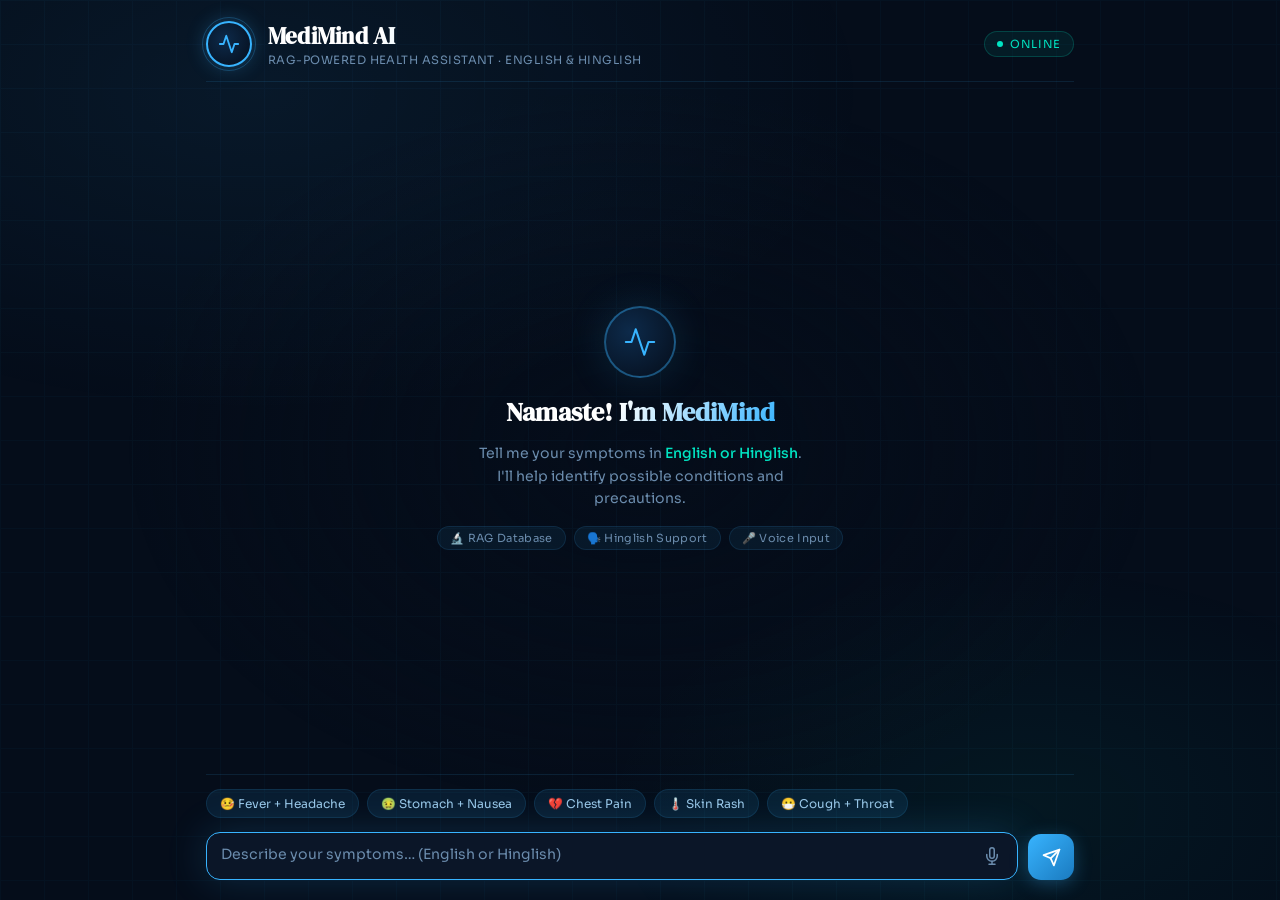
<file: static/Index.html>
<!DOCTYPE html>
<html lang="en">
<head>
  <meta charset="UTF-8" />
  <meta name="viewport" content="width=device-width, initial-scale=1.0"/>
  <title>MediMind AI — Your Health Companion</title>
  <link href="https://fonts.googleapis.com/css2?family=Sora:wght@300;400;500;600;700&family=DM+Serif+Display:ital@0;1&family=JetBrains+Mono:wght@400;500&display=swap" rel="stylesheet"/>
  <link rel="stylesheet" href="/static/style.css"/>
</head>
<body>

<div class="bg-layer"></div>
<div class="grid-overlay"></div>

<div class="app">

  <!-- ── Header ── -->
  <header>
    <div class="logo-ring">
      <div class="pulse-ring"></div>
      <svg viewBox="0 0 24 24" fill="none" stroke="var(--accent)" stroke-width="2" stroke-linecap="round" stroke-linejoin="round">
        <path d="M22 12h-4l-3 9L9 3l-3 9H2"/>
      </svg>
    </div>
    <div class="header-text">
      <h1>MediMind AI</h1>
      <p>RAG-POWERED HEALTH ASSISTANT · ENGLISH &amp; HINGLISH</p>
    </div>
    <div class="status-badge">
      <span class="dot"></span> ONLINE
    </div>
  </header>

  <!-- ── Messages ── -->
  <div class="messages" id="messages">
    <div class="welcome" id="welcome">
      <div class="welcome-icon">
        <svg width="34" height="34" viewBox="0 0 24 24" fill="none" stroke="var(--accent)" stroke-width="1.5" stroke-linecap="round" stroke-linejoin="round">
          <path d="M22 12h-4l-3 9L9 3l-3 9H2"/>
        </svg>
      </div>
      <h2 class="welcome-title">Namaste! I'm MediMind</h2>
      <p class="welcome-sub">Tell me your symptoms in <strong>English or Hinglish</strong>.<br/>I'll help identify possible conditions and precautions.</p>
      <div class="welcome-tags">
        <span class="tag">🔬 RAG Database</span>
        <span class="tag">🗣️ Hinglish Support</span>
        <span class="tag">🎤 Voice Input</span>
      </div>
    </div>
  </div>

  <!-- ── Input Area ── -->
  <div class="input-area">
    <div class="chips-wrap">
      <button class="chip" onclick="fillChip('Mujhe bukhar aur sir dard ho raha hai')">🤒 Fever + Headache</button>
      <button class="chip" onclick="fillChip('Pet mein dard aur ulti aa rahi hai')">🤢 Stomach + Nausea</button>
      <button class="chip" onclick="fillChip('Chest pain and difficulty breathing')">💔 Chest Pain</button>
      <button class="chip" onclick="fillChip('Skin pe rash aa gaya hai aur khujli ho rahi hai')">🌡️ Skin Rash</button>
      <button class="chip" onclick="fillChip('Mujhe cough aur sore throat hai kaafi dino se')">😷 Cough + Throat</button>
    </div>
    <div class="input-row">
      <div class="input-box">
        <textarea id="userInput" rows="1" placeholder="Describe your symptoms… (English or Hinglish)"
          onkeydown="handleKey(event)" oninput="autoResize(this)"></textarea>
        <button class="mic-btn" id="micBtn" onclick="toggleMic()" title="Voice Input">
          <svg width="18" height="18" viewBox="0 0 24 24" fill="none" stroke="currentColor" stroke-width="2" stroke-linecap="round" stroke-linejoin="round">
            <path d="M12 1a3 3 0 0 0-3 3v8a3 3 0 0 0 6 0V4a3 3 0 0 0-3-3z"/>
            <path d="M19 10v2a7 7 0 0 1-14 0v-2"/>
            <line x1="12" y1="19" x2="12" y2="23"/>
            <line x1="8" y1="23" x2="16" y2="23"/>
          </svg>
        </button>
      </div>
      <button class="send-btn" onclick="sendMessage()" title="Send">
        <svg viewBox="0 0 24 24" fill="none" stroke="#fff" stroke-width="2.2" stroke-linecap="round" stroke-linejoin="round">
          <line x1="22" y1="2" x2="11" y2="13"/>
          <polygon points="22 2 15 22 11 13 2 9 22 2"/>
        </svg>
      </button>
    </div>
  </div>

</div>

<script src="/static/app.js"></script>
</body>
</html>
</file>
<file: static/style.css>
*, *::before, *::after { box-sizing: border-box; margin: 0; padding: 0; }

:root {
  --bg:        #050d1a;
  --surface:   #0b1628;
  --surface2:  #112040;
  --border:    rgba(56,180,255,0.12);
  --accent:    #38b4ff;
  --accent2:   #00e5c3;
  --accent3:   #ff6b6b;
  --text:      #e8f4ff;
  --muted:     #6b8cad;
  --pill:      rgba(56,180,255,0.10);
  --user-bg:   linear-gradient(135deg,#0d2a4a,#0a1e38);
  --bot-bg:    #0b1f38;
  --glow:      0 0 40px rgba(56,180,255,0.18);
  --radius:    18px;
}

html, body {
  height: 100%;
  background: var(--bg);
  color: var(--text);
  font-family: 'Sora', sans-serif;
  overflow: hidden;
}

/* ── Background ── */
.bg-layer {
  position: fixed; inset: 0; z-index: 0; pointer-events: none;
  background:
    radial-gradient(ellipse 80% 60% at 20% 10%, rgba(56,180,255,0.07) 0%, transparent 60%),
    radial-gradient(ellipse 60% 50% at 80% 90%, rgba(0,229,195,0.05) 0%, transparent 55%),
    radial-gradient(ellipse 40% 40% at 50% 50%, rgba(5,13,26,0.9) 0%, transparent 100%);
}
.grid-overlay {
  position: fixed; inset: 0; z-index: 0; pointer-events: none; opacity: 0.03;
  background-image:
    linear-gradient(var(--accent) 1px, transparent 1px),
    linear-gradient(90deg, var(--accent) 1px, transparent 1px);
  background-size: 44px 44px;
}

/* ── App Shell ── */
.app {
  position: relative; z-index: 1;
  display: grid; grid-template-rows: auto 1fr auto;
  height: 100vh; max-width: 900px; margin: 0 auto;
  padding: 0 16px;
}

/* ── Header ── */
header {
  padding: 20px 0 14px;
  display: flex; align-items: center; gap: 16px;
  border-bottom: 1px solid var(--border);
}
.logo-ring {
  width: 46px; height: 46px; border-radius: 50%;
  border: 2px solid var(--accent);
  display: flex; align-items: center; justify-content: center;
  background: radial-gradient(circle at 40% 40%, #0d2a4a, #050d1a);
  box-shadow: 0 0 20px rgba(56,180,255,0.3);
  flex-shrink: 0; position: relative;
}
.pulse-ring {
  position: absolute; inset: -6px; border-radius: 50%;
  border: 1px solid rgba(56,180,255,0.25);
  animation: pulse-expand 2.4s ease-out infinite;
}
@keyframes pulse-expand {
  0%   { transform: scale(1); opacity: 0.6; }
  100% { transform: scale(1.55); opacity: 0; }
}
.logo-ring svg { width: 22px; height: 22px; }

.header-text h1 {
  font-family: 'DM Serif Display', serif; font-size: 1.45rem; letter-spacing: 0.01em;
  background: linear-gradient(100deg, #fff 30%, var(--accent));
  -webkit-background-clip: text; -webkit-text-fill-color: transparent;
}
.header-text p { font-size: 0.72rem; color: var(--muted); margin-top: 1px; letter-spacing: 0.04em; }

.status-badge {
  margin-left: auto; display: flex; align-items: center; gap: 7px;
  font-size: 0.7rem; color: var(--accent2); letter-spacing: 0.06em;
  background: rgba(0,229,195,0.07); border: 1px solid rgba(0,229,195,0.2);
  padding: 5px 12px; border-radius: 99px;
}
.dot { width: 6px; height: 6px; border-radius: 50%; background: var(--accent2); animation: blink 1.6s ease-in-out infinite; }
@keyframes blink { 0%,100% { opacity:1; } 50% { opacity:0.2; } }

/* ── Messages ── */
.messages {
  overflow-y: auto; padding: 20px 0; display: flex; flex-direction: column; gap: 16px;
  scrollbar-width: thin; scrollbar-color: var(--surface2) transparent;
}
.messages::-webkit-scrollbar { width: 4px; }
.messages::-webkit-scrollbar-thumb { background: var(--surface2); border-radius: 4px; }

.msg { display: flex; gap: 12px; animation: slide-up 0.35s cubic-bezier(.22,.68,0,1.2) both; }
@keyframes slide-up { from { opacity:0; transform: translateY(14px); } to { opacity:1; transform: translateY(0); } }

.msg.user { flex-direction: row-reverse; }

.avatar {
  width: 34px; height: 34px; border-radius: 50%; flex-shrink: 0;
  display: flex; align-items: center; justify-content: center; font-size: 0.85rem;
}
.avatar.bot  { background: linear-gradient(135deg,#0d2a4a,#1a4080); border: 1px solid var(--accent); }
.avatar.user { background: linear-gradient(135deg,#0a2a1a,#0d3d28); border: 1px solid var(--accent2); font-size: 0.75rem; color: var(--accent2); font-weight: 600; }

.bubble {
  max-width: 78%; padding: 13px 17px; border-radius: var(--radius);
  line-height: 1.65; font-size: 0.88rem;
}
.msg.bot  .bubble { background: var(--bot-bg); border: 1px solid var(--border); border-top-left-radius: 4px; }
.msg.user .bubble { background: var(--user-bg); border: 1px solid rgba(0,229,195,0.15); border-top-right-radius: 4px; color: #cce8ff; }

.bubble strong { color: var(--accent); font-weight: 600; }
.bubble em     { color: var(--accent2); font-style: normal; font-weight: 500; }
.bubble .disclaimer {
  margin-top: 10px; font-size: 0.75rem; color: var(--muted);
  padding: 6px 10px; background: rgba(255,107,107,0.07);
  border-left: 2px solid var(--accent3); border-radius: 0 6px 6px 0;
}

/* ── Typing indicator ── */
.typing-bubble { display: flex; align-items: center; gap: 5px; padding: 14px 18px; }
.typing-bubble span {
  width: 7px; height: 7px; border-radius: 50%; background: var(--accent);
  display: block; animation: bounce 1.2s ease-in-out infinite;
}
.typing-bubble span:nth-child(2) { animation-delay: .18s; background: var(--accent2); }
.typing-bubble span:nth-child(3) { animation-delay: .36s; }
@keyframes bounce { 0%,60%,100% { transform:translateY(0); } 30% { transform:translateY(-7px); } }

/* ── Quick Chips ── */
.chips-wrap { display: flex; flex-wrap: wrap; gap: 8px; padding-bottom: 4px; }
.chip {
  font-size: 0.75rem; padding: 6px 13px; border-radius: 99px; cursor: pointer;
  background: var(--pill); border: 1px solid var(--border);
  color: #9ac8e8; transition: all .2s; font-family: 'Sora', sans-serif;
  white-space: nowrap;
}
.chip:hover { background: rgba(56,180,255,0.18); border-color: var(--accent); color: #fff; transform: translateY(-1px); }

/* ── Input Area ── */
.input-area {
  padding: 14px 0 20px;
  border-top: 1px solid var(--border);
  display: flex; flex-direction: column; gap: 10px;
}
.input-row { display: flex; gap: 10px; align-items: flex-end; }
.input-box {
  flex: 1; display: flex; align-items: center; gap: 8px;
  background: var(--surface); border: 1px solid var(--border);
  border-radius: 14px; padding: 11px 14px;
  transition: border-color .25s, box-shadow .25s;
}
.input-box:focus-within { border-color: var(--accent); box-shadow: var(--glow); }
.input-box textarea {
  flex: 1; background: transparent; border: none; outline: none; resize: none;
  color: var(--text); font-family: 'Sora', sans-serif; font-size: 0.88rem; line-height: 1.5;
  max-height: 120px; min-height: 24px;
}
.input-box textarea::placeholder { color: var(--muted); }

.mic-btn {
  background: none; border: none; cursor: pointer; padding: 2px;
  color: var(--muted); transition: color .2s;
  display: flex; align-items: center;
}
.mic-btn:hover { color: var(--accent2); }
.mic-btn.active { color: var(--accent3); animation: mic-pulse 1s ease-in-out infinite; }
@keyframes mic-pulse { 0%,100% { transform: scale(1); } 50% { transform: scale(1.2); } }

.send-btn {
  width: 46px; height: 46px; border-radius: 13px; border: none; cursor: pointer;
  background: linear-gradient(135deg, var(--accent), #1a7abf);
  display: flex; align-items: center; justify-content: center;
  box-shadow: 0 4px 18px rgba(56,180,255,0.3);
  transition: transform .18s, box-shadow .18s;
  flex-shrink: 0;
}
.send-btn:hover  { transform: translateY(-2px); box-shadow: 0 8px 24px rgba(56,180,255,0.45); }
.send-btn:active { transform: scale(0.95); }
.send-btn svg { width: 19px; height: 19px; }

/* ── Welcome ── */
.welcome {
  display: flex; flex-direction: column; align-items: center; justify-content: center;
  height: 100%; text-align: center; gap: 12px; padding: 20px 0;
  animation: fade-in 0.6s ease both;
}
@keyframes fade-in { from { opacity:0; transform:translateY(8px); } to { opacity:1; transform:translateY(0); } }

.welcome-icon {
  width: 72px; height: 72px; border-radius: 50%;
  background: radial-gradient(circle at 35% 35%, #0d2a4a, #050d1a);
  border: 2px solid rgba(56,180,255,0.4);
  display: flex; align-items: center; justify-content: center;
  box-shadow: 0 0 40px rgba(56,180,255,0.15);
  margin-bottom: 4px;
}
.welcome-title {
  font-family: 'DM Serif Display', serif; font-size: 1.6rem;
  background: linear-gradient(120deg, #fff 40%, var(--accent));
  -webkit-background-clip: text; -webkit-text-fill-color: transparent;
}
.welcome-sub { font-size: 0.88rem; color: var(--muted); line-height: 1.6; max-width: 360px; }
.welcome-sub strong { color: var(--accent2); font-weight: 500; }

.welcome-tags { display: flex; gap: 8px; flex-wrap: wrap; justify-content: center; margin-top: 4px; }
.tag {
  font-size: 0.7rem; padding: 4px 12px; border-radius: 99px;
  background: rgba(56,180,255,0.07); border: 1px solid var(--border);
  color: var(--muted); letter-spacing: 0.03em;
}
</file>
